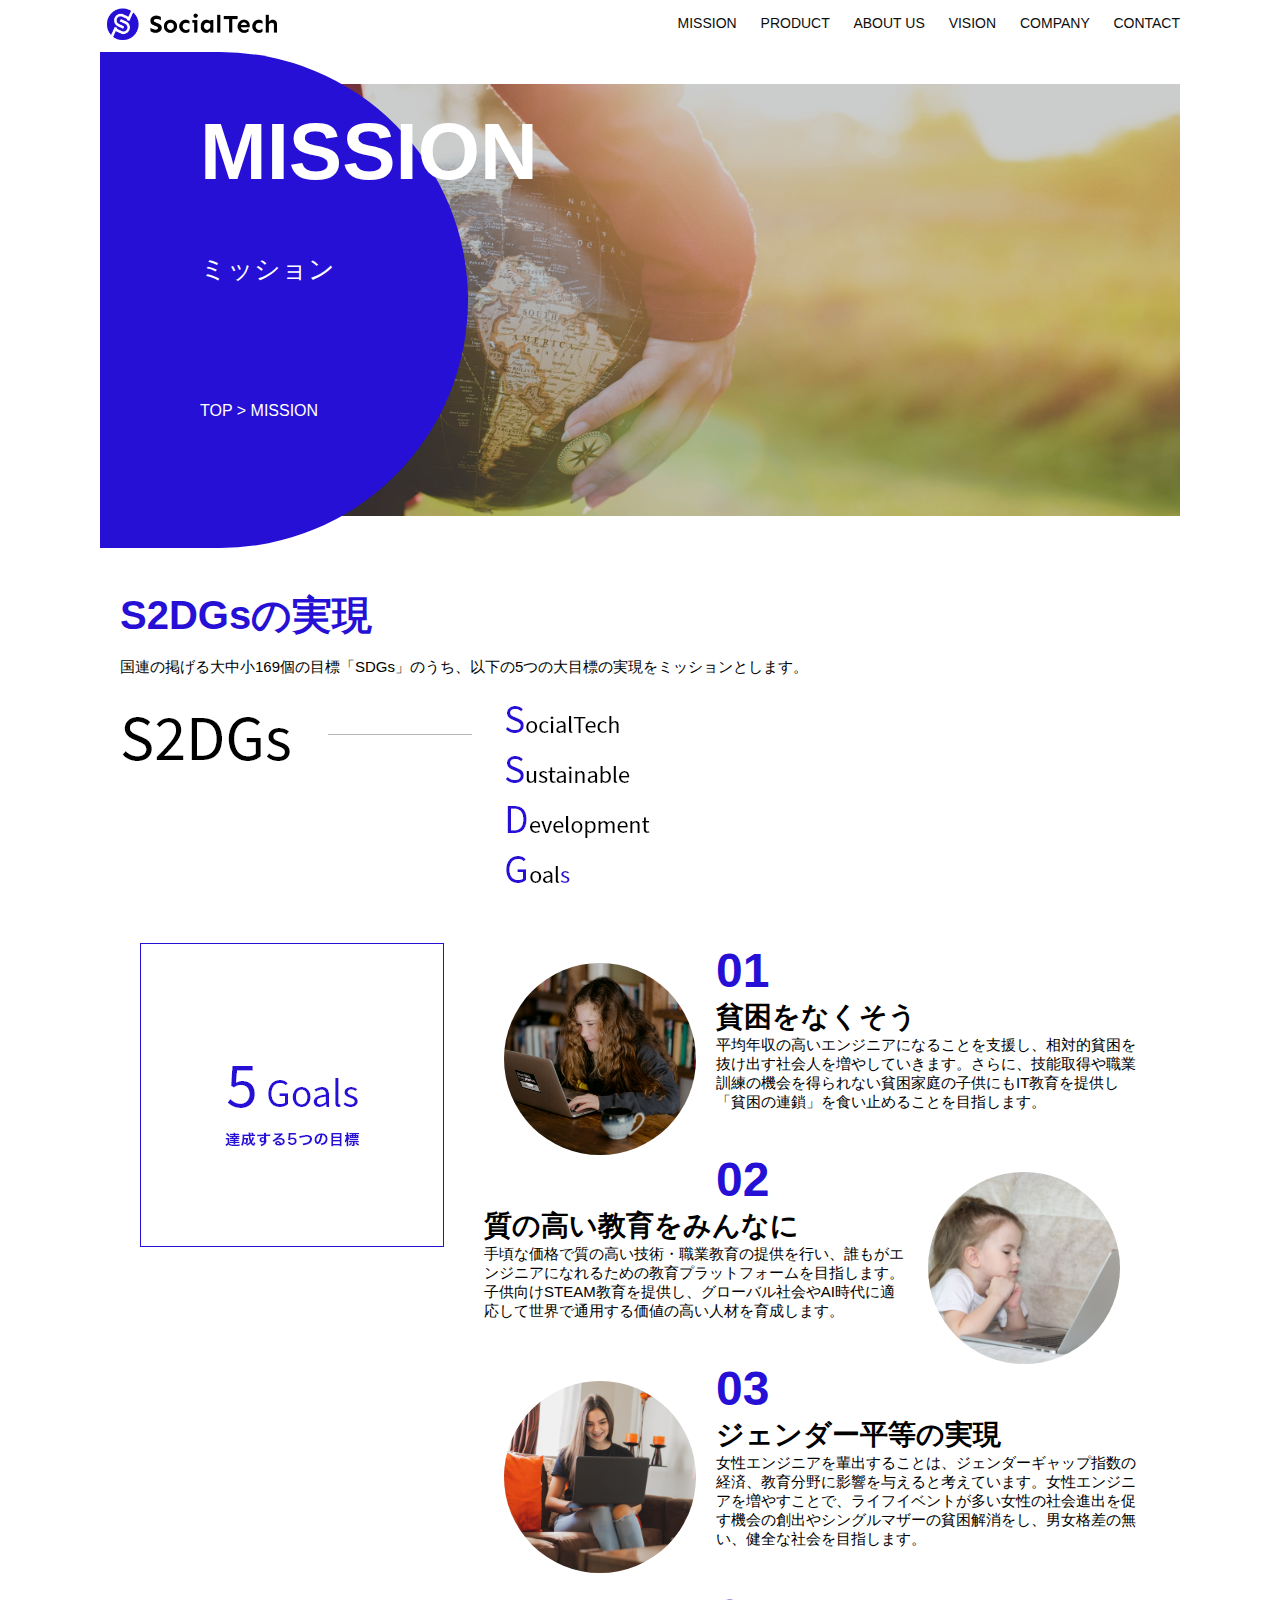
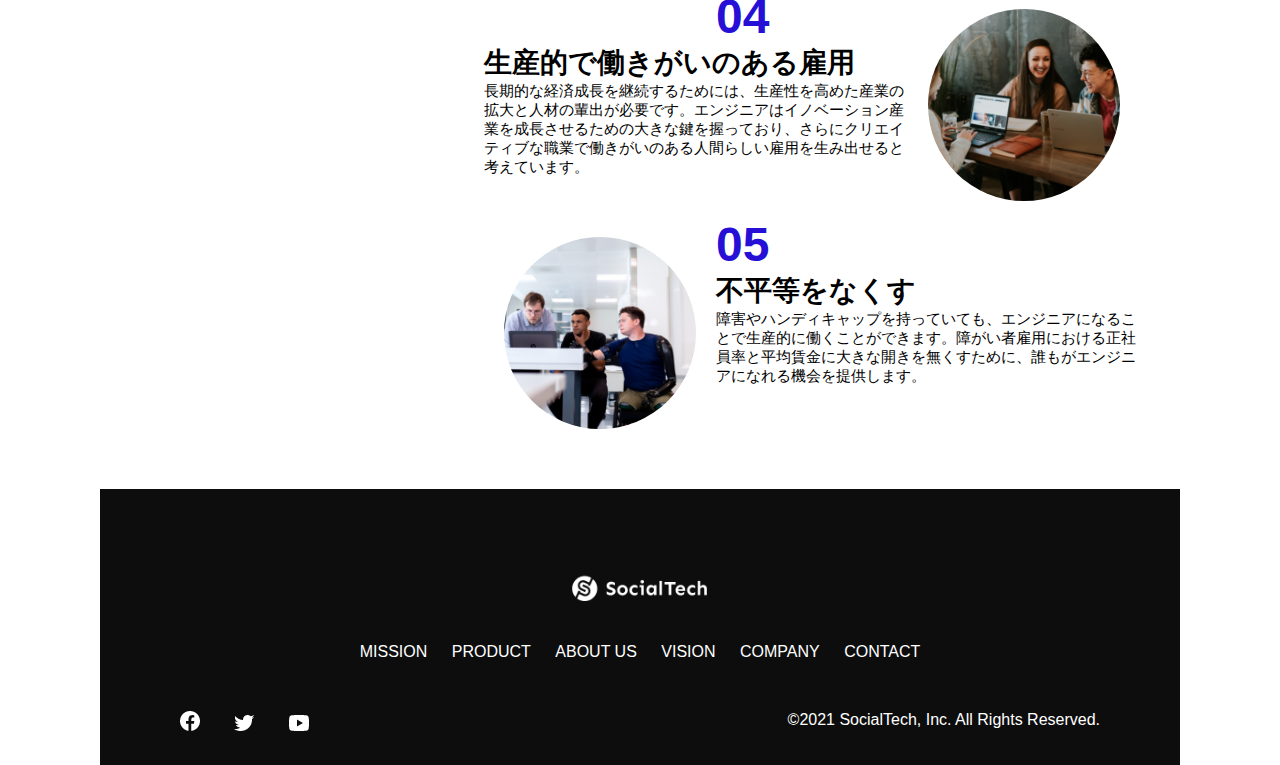
<file: kadai_005/mission.html>
<!DOCTYPE html>
<html>

<head>
    <title>SocialTech - MISSON ミッション -</title>
    <meta charset="utf-8">
    <meta name="description" content="SocialTechが目指す5つの目標（S2DGs）を紹介します">
    <meta name="viewport" content="width=device-width, initial-scale=1.0">
    <link rel="stylesheet" href="style.css">
</head>

<body>
    <!-- ヘッダー -->
    <header>
        <!-- ロゴ -->
        <a href="index.html" id="logo"><img src="images/logo.png" alt="トップページに戻る"></a>

        <!-- PC用ナビゲーション -->
        <nav id="nav-pc">
            <a href="mission.html">MISSION</a>
            <a href="product.html">PRODUCT</a>
            <a href="index.html#aboutus">ABOUT US</a>
            <a href="index.html#vision">VISION</a>
            <a href="index.html#company">COMPANY</a>
            <a href="index.html#contact">CONTACT</a>
        </nav>

        <!-- スマホ用メニューボタン -->
        <img id="menu-sp" src="images/button-menu.png" alt="ナビゲーションを開く"
            onclick="document.getElementById('nav-sp').style.display = 'block'">

        <!-- スマホ用ナビゲーション -->
        <nav id="nav-sp">
            <img id="close" src="images/button-close.png" alt="ナビゲーションを閉じる"
                onclick="document.getElementById('nav-sp').style.display = 'none'">
            <a id="logo-sp" href="index.html" onclick="document.getElementById('nav-sp').style.display = 'none'"><img
                    src="images/logo-sp.png" alt="トップページに戻る"></a>
            <a class="menu" href="mission.html"
                onclick="document.getElementById('nav-sp').style.display = 'none'">MISSION</a>
            <a class="menu" href="product.html"
                onclick="document.getElementById('nav-sp').style.display = 'none'">PRODUCT</a>
            <a class="menu" href="index.html#aboutus"
                onclick="document.getElementById('nav-sp').style.display = 'none'">ABOUT US</a>
            <a class="menu" href="index.html#vision"
                onclick="document.getElementById('nav-sp').style.display = 'none'">VISION</a>
            <a class="menu" href="index.html#company"
                onclick="document.getElementById('nav-sp').style.display = 'none'">COMPANY</a>
            <a class="menu" href="index.html#contact"
                onclick="document.getElementById('nav-sp').style.display = 'none'">CONTACT</a>
            <div id="sns">
                <a href="https://www.facebook.com/sejuku2013"><img src="images/button-facebook.png"
                        alt="Facebookのリンク"></a>
                <a href="https://twitter.com/samuraijuku"><img src="images/button-twitter.png" alt="Twitterのリンク"></a>
                <a href="https://www.youtube.com/channel/UCCFOQO5aDK0xXam4cUQXT8g"><img src="images/button-youtube.png"
                        alt="YouTubeのリンク"></a>
            </div>
        </nav>
    </header>
    <main>
        <article>
            <section id="mission-main">
                <div id="mission-title">
                    <h1>MISSION</h1>
                    <span>ミッション</span>
                    <div>TOP > MISSION</div>
                </div>
            </section>
            <section id="mission-s2dgs">
                <h2 class="mission-h2">S2DGsの実現</h2>
                <p>国連の掲げる大中小169個の目標「SDGs」のうち、以下の5つの大目標の実現をミッションとします。</p>
                <img src="images/mission/mission-s2dgs.png" alt="S2DGs">
            </section>
            <section id="mission-5goals">
                <div>
                    <img id="s2dgs-image" src="images/mission/mission-5goals.png" alt="5Goals">
                </div>
                <div>
                    <div>
                        <img class="fivegoals-image-left" src="images/mission/mission-5goals01.png" alt="PCを操作する女の子">
                        <span class="fivegoals-number">01</span>
                        <h3 class="fivegoals-h3">貧困をなくそう</h3>
                        <p class="fivegoals-p">
                            平均年収の高いエンジニアになることを支援し、相対的貧困を抜け出す社会人を増やしていきます。さらに、技能取得や職業訓練の機会を得られない貧困家庭の子供にもIT教育を提供し「貧困の連鎖」を食い止めることを目指します。
                        </p>
                    </div>
                    <div>
                        <img class="fivegoals-image-right" src="images/mission/mission-5goals02.png"
                            alt="PCを見つめる小さい女の子">
                        <span class="fivegoals-number">02</span>
                        <h3 class="fivegoals-h3">質の高い教育をみんなに</h3>
                        <p class="fivegoals-p">
                            手頃な価格で質の高い技術・職業教育の提供を行い、誰もがエンジニアになれるための教育プラットフォームを目指します。子供向けSTEAM教育を提供し、グローバル社会やAI時代に適応して世界で通用する価値の高い人材を育成します。
                        </p>
                    </div>
                    <div>
                        <img class="fivegoals-image-left" src="images/mission/mission-5goals03.png" alt="PCを操作する女性">

                        <span class="fivegoals-number">03</span>
                        <h3 class="fivegoals-h3">ジェンダー平等の実現</h3>
                        <p class="fivegoals-p">
                            女性エンジニアを輩出することは、ジェンダーギャップ指数の経済、教育分野に影響を与えると考えています。女性エンジニアを増やすことで、ライフイベントが多い女性の社会進出を促す機会の創出やシングルマザーの貧困解消をし、男女格差の無い、健全な社会を目指します。
                        </p>
                    </div>
                    <div>
                        <img class="fivegoals-image-right" src="images/mission/mission-5goals04.png" alt="笑顔で話し合う3人の男女">
                        <span class="fivegoals-number">04</span>
                        <h3 class="fivegoals-h3">生産的で働きがいのある雇用</h3>
                        <p class="fivegoals-p">
                            長期的な経済成長を継続するためには、生産性を高めた産業の拡大と人材の輩出が必要です。エンジニアはイノベーション産業を成長させるための大きな鍵を握っており、さらにクリエイティブな職業で働きがいのある人間らしい雇用を生み出せると考えています。
                        </p>
                    </div>
                    <div>
                        <img class="fivegoals-image-left" src="images/mission/mission-5goals05.png"
                            alt="障害を持つ男性が生き生きと働く様子">
                        <span class="fivegoals-number">05</span>
                        <h3 class="fivegoals-h3">不平等をなくす</h3>
                        <p class="fivegoals-p">
                            障害やハンディキャップを持っていても、エンジニアになることで生産的に働くことができます。障がい者雇用における正社員率と平均賃金に大きな開きを無くすために、誰もがエンジニアになれる機会を提供します。
                        </p>
                    </div>
                </div>
            </section>
        </article>
        <footer>
            <div id="footer-logo">
                <img src="images/logo-sp.png" alt="SocialTech">
            </div>
            <div id="footer-link">
                <a href="mission.html">MISSION</a>
                <a href="product.html">PRODUCT</a>
                <a href="index.html#aboutus">ABOUT US</a>
                <a href="index.html#vision">VISION</a>
                <a href="index.html#company">COMPANY</a>
                <a href="index.html#contact">CONTACT</a>
            </div>
            <div id="sns-footer">
                <a href="https://www.facebook.com/sejuku2013"><img src="images/button-facebook.png"
                        alt="Facebookのリンク"></a>
                <a href="https://twitter.com/samuraijuku"><img src="images/button-twitter.png" alt="Twitterのリンク"></a>
                <a href="https://www.youtube.com/channel/UCCFOQO5aDK0xXam4cUQXT8g"><img src="images/button-youtube.png"
                        alt="YouTubeのリンク"></a>
                <span id="copyright">&copy;2021 SocialTech, Inc. All Rights Reserved. </span>
            </div>
        </footer>
    </main>
</body>

</html>
</file>
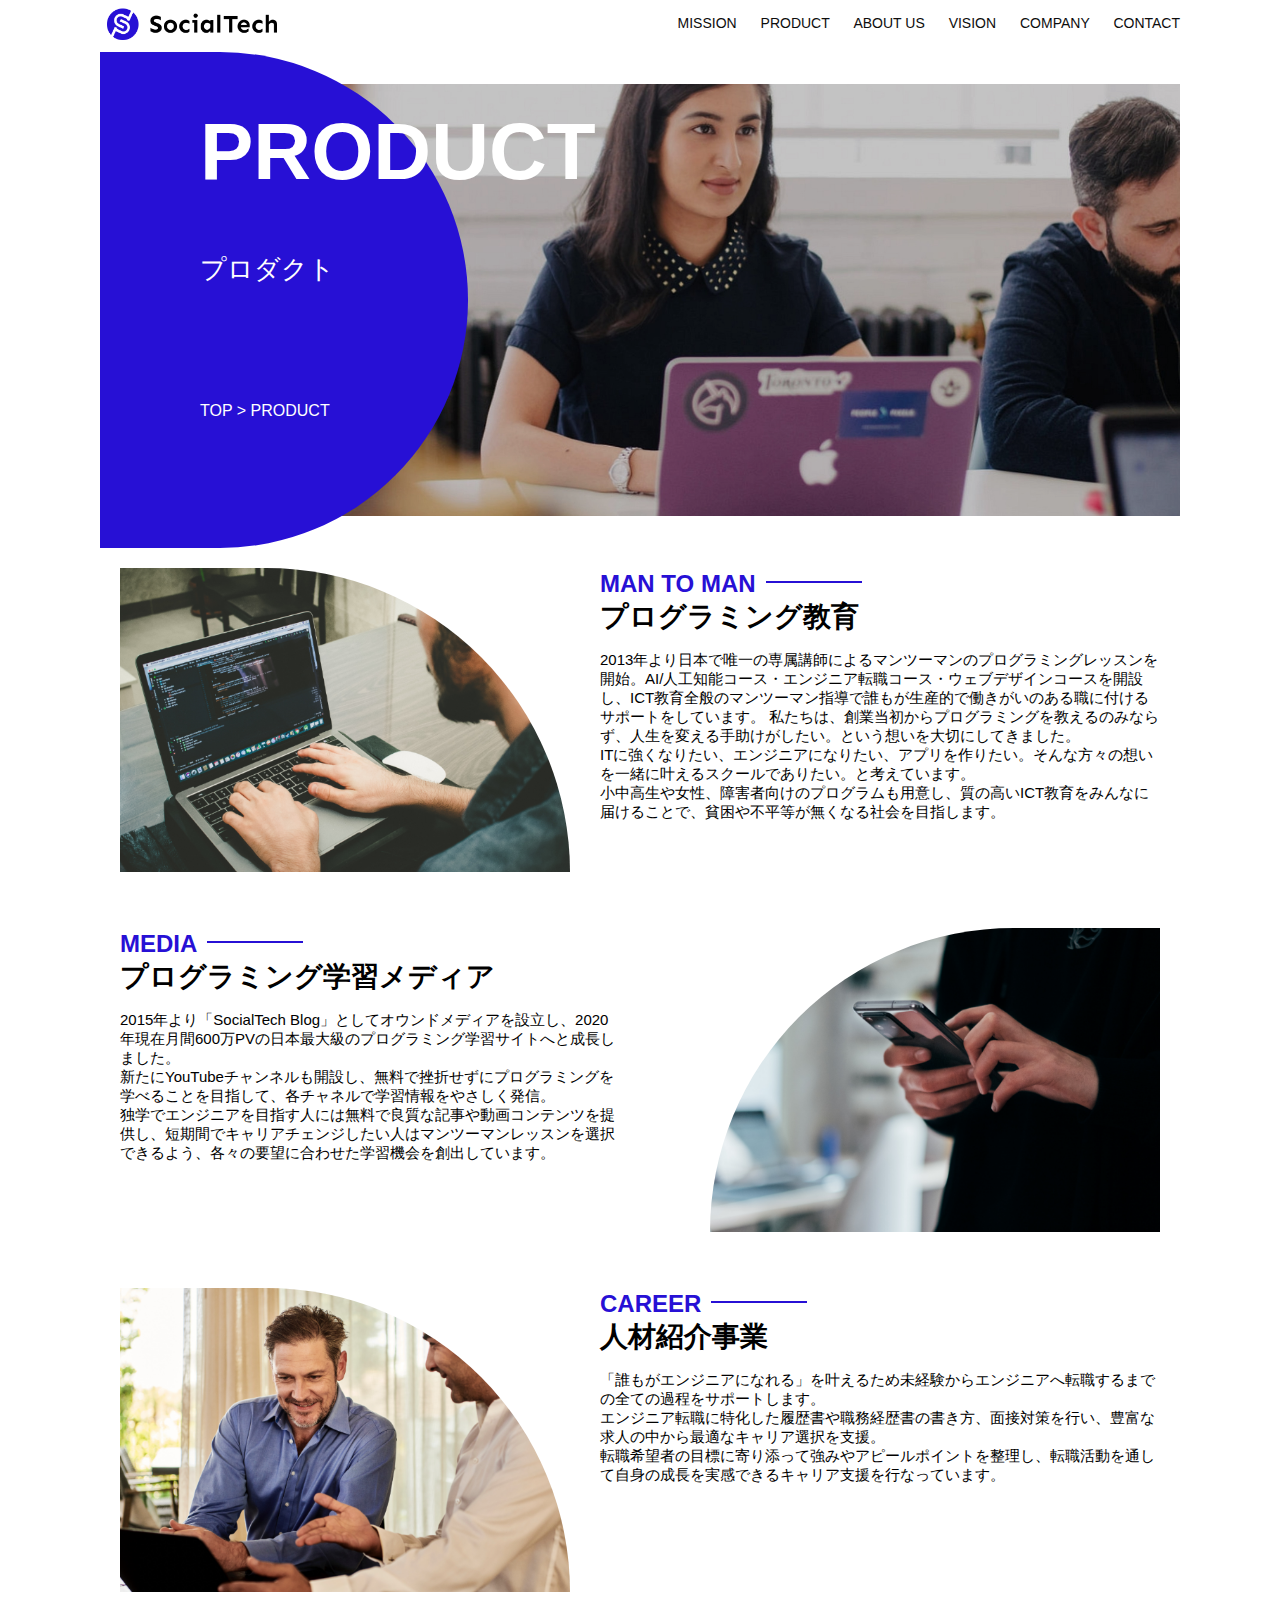
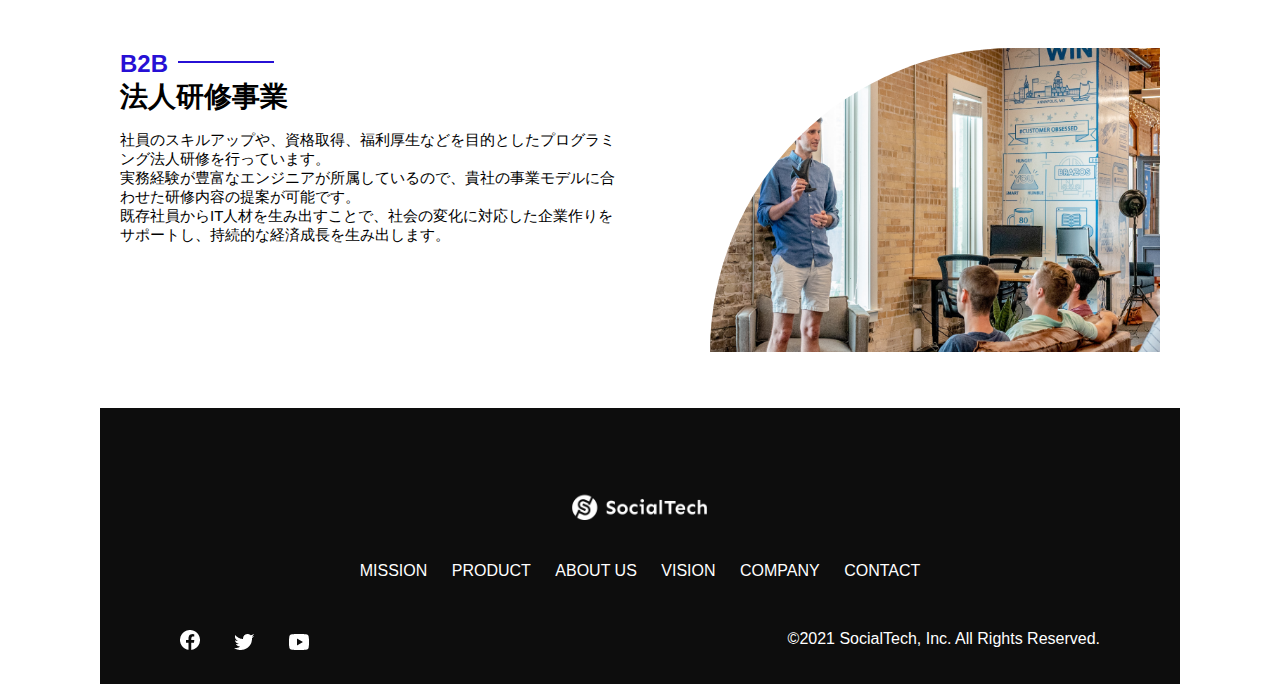
<file: kadai_005/product.html>
<!DOCTYPE html>
<html>

<head>
    <title>SocialTech -PRODUCT プロダクト- </title>
    <meta charset="utf-8">
    <meta name="description" content="SocialTechの4つのプロダクトを紹介します">
    <meta name="viewport" content="width=device-width, initial-scale=1.0">
    <link rel="stylesheet" href="style.css">
</head>

<body>
    <!-- ヘッダー -->
    <header>
        <!-- ロゴ -->
        <a href="index.html" id="logo"><img src="images/logo.png" alt="トップページに戻る"></a>

        <!-- PC用ナビゲーション -->
        <nav id="nav-pc">
            <a href="mission.html">MISSION</a>
            <a href="product.html">PRODUCT</a>
            <a href="index.html#aboutus">ABOUT US</a>
            <a href="index.html#vision">VISION</a>
            <a href="index.html#company">COMPANY</a>
            <a href="index.html#contact">CONTACT</a>
        </nav>

        <!-- スマホ用メニューボタン -->
        <img id="menu-sp" src="images/button-menu.png" alt="ナビゲーションを開く"
            onclick="document.getElementById('nav-sp').style.display = 'block'">

        <!-- スマホ用ナビゲーション -->
        <nav id="nav-sp">
            <img id="close" src="images/button-close.png" alt="ナビゲーションを閉じる"
                onclick="document.getElementById('nav-sp').style.display = 'none'">
            <a id="logo-sp" href="index.html" onclick="document.getElementById('nav-sp').style.display = 'none'"><img
                    src="images/logo-sp.png" alt="トップページに戻る"></a>
            <a class="menu" href="mission.html"
                onclick="document.getElementById('nav-sp').style.display = 'none'">MISSION</a>
            <a class="menu" href="product.html"
                onclick="document.getElementById('nav-sp').style.display = 'none'">PRODUCT</a>
            <a class="menu" href="index.html#aboutus"
                onclick="document.getElementById('nav-sp').style.display = 'none'">ABOUT US</a>
            <a class="menu" href="index.html#vision"
                onclick="document.getElementById('nav-sp').style.display = 'none'">VISION</a>
            <a class="menu" href="index.html#company"
                onclick="document.getElementById('nav-sp').style.display = 'none'">COMPANY</a>
            <a class="menu" href="index.html#contact"
                onclick="document.getElementById('nav-sp').style.display = 'none'">CONTACT</a>
            <div id="sns">
                <a href="https://www.facebook.com/sejuku2013"><img src="images/button-facebook.png"
                        alt="Facebookのリンク"></a>
                <a href="https://twitter.com/samuraijuku"><img src="images/button-twitter.png" alt="Twitterのリンク"></a>
                <a href="https://www.youtube.com/channel/UCCFOQO5aDK0xXam4cUQXT8g"><img src="images/button-youtube.png"
                        alt="YouTubeのリンク"></a>
            </div>
        </nav>
    </header>
    <main>
        <article>
            <section id="product-main">
                <div id="product-title">
                    <h1>PRODUCT</h1>
                    <span>プロダクト</span>
                    <div>TOP > PRODUCT</div>
                </div>
            </section>
            <section class="product-section1">
                <img src="images/product/product-mantoman.png" alt="PCでコードを書く男性">
                <div>
                    <h2 class="product-h2">MAN TO MAN</h2>
                    <h3 class="product-h3">プログラミング教育</h3>
                    <p>2013年より日本で唯一の専属講師によるマンツーマンのプログラミングレッスンを開始。AI/人工知能コース・エンジニア転職コース・ウェブデザインコースを開設し、ICT教育全般のマンツーマン指導で誰もが生産的で働きがいのある職に付けるサポートをしています。
                        私たちは、創業当初からプログラミングを教えるのみならず、人生を変える手助けがしたい。という想いを大切にしてきました。<br>ITに強くなりたい、エンジニアになりたい、アプリを作りたい。そんな方々の想いを一緒に叶えるスクールでありたい。と考えています。<br>小中高生や女性、障害者向けのプログラムも用意し、質の高いICT教育をみんなに届けることで、貧困や不平等が無くなる社会を目指します。
                    </p>
                </div>
            </section>
            <section class="product-section2">
                <div>
                    <h2 class="product-h2">MEDIA</h2>
                    <h3 class="product-h3">プログラミング学習メディア</h3>
                    <p>2015年より「SocialTech
                        Blog」としてオウンドメディアを設立し、2020年現在月間600万PVの日本最大級のプログラミング学習サイトへと成長しました。<br>新たにYouTubeチャンネルも開設し、無料で挫折せずにプログラミングを学べることを目指して、各チャネルで学習情報をやさしく発信。<br>独学でエンジニアを目指す人には無料で良質な記事や動画コンテンツを提供し、短期間でキャリアチェンジしたい人はマンツーマンレッスンを選択できるよう、各々の要望に合わせた学習機会を創出しています。
                    </p>
                </div>
                <img src="images/product/product-media.png" alt="スマートフォンを操作する人">
            </section>
            <section class="product-section1">
                <img src="images/product/product-career.png" alt="笑顔で話し合う2人の男性">
                <div>
                    <h2 class="product-h2">CAREER</h2>
                    <h3 class="product-h3">人材紹介事業</h3>
                    <p>「誰もがエンジニアになれる」を叶えるため未経験からエンジニアへ転職するまでの全ての過程をサポートします。<br>エンジニア転職に特化した履歴書や職務経歴書の書き方、面接対策を行い、豊富な求人の中から最適なキャリア選択を支援。<br>転職希望者の目標に寄り添って強みやアピールポイントを整理し、転職活動を通して自身の成長を実感できるキャリア支援を行なっています。<br>
                    </p>
                </div>
            </section>
            <section class="product-section2">
                <div>
                    <h2 class="product-h2">B2B</h2>
                    <h3 class="product-h3">法人研修事業</h3>
                    <p>社員のスキルアップや、資格取得、福利厚生などを目的としたプログラミング法人研修を行っています。<br>実務経験が豊富なエンジニアが所属しているので、貴社の事業モデルに合わせた研修内容の提案が可能です。<br>既存社員からIT人材を生み出すことで、社会の変化に対応した企業作りをサポートし、持続的な経済成長を生み出します。
                    </p>
                </div>
                <img src="images/product/product-b2b.png" alt="講演中の男性とそれを聴く人々">
            </section>
        </article>
        <footer>
            <div id="footer-logo">
                <img src="images/logo-sp.png" alt="SocialTech">
            </div>
            <div id="footer-link">
                <a href="mission.html">MISSION</a>
                <a href="product.html">PRODUCT</a>
                <a href="index.html#aboutus">ABOUT US</a>
                <a href="index.html#vision">VISION</a>
                <a href="index.html#company">COMPANY</a>
                <a href="index.html#contact">CONTACT</a>
            </div>
            <div id="sns-footer">
                <a href="https://www.facebook.com/sejuku2013"><img src="images/button-facebook.png"
                        alt="Facebookのリンク"></a>
                <a href="https://twitter.com/samuraijuku"><img src="images/button-twitter.png" alt="Twitterのリンク"></a>
                <a href="https://www.youtube.com/channel/UCCFOQO5aDK0xXam4cUQXT8g"><img src="images/button-youtube.png"
                        alt="YouTubeのリンク"></a>
                <span id="copyright">&copy;2021 SocialTech, Inc. All Rights Reserved. </span>
            </div>
        </footer>
    </main>
</body>

</html>
</file>
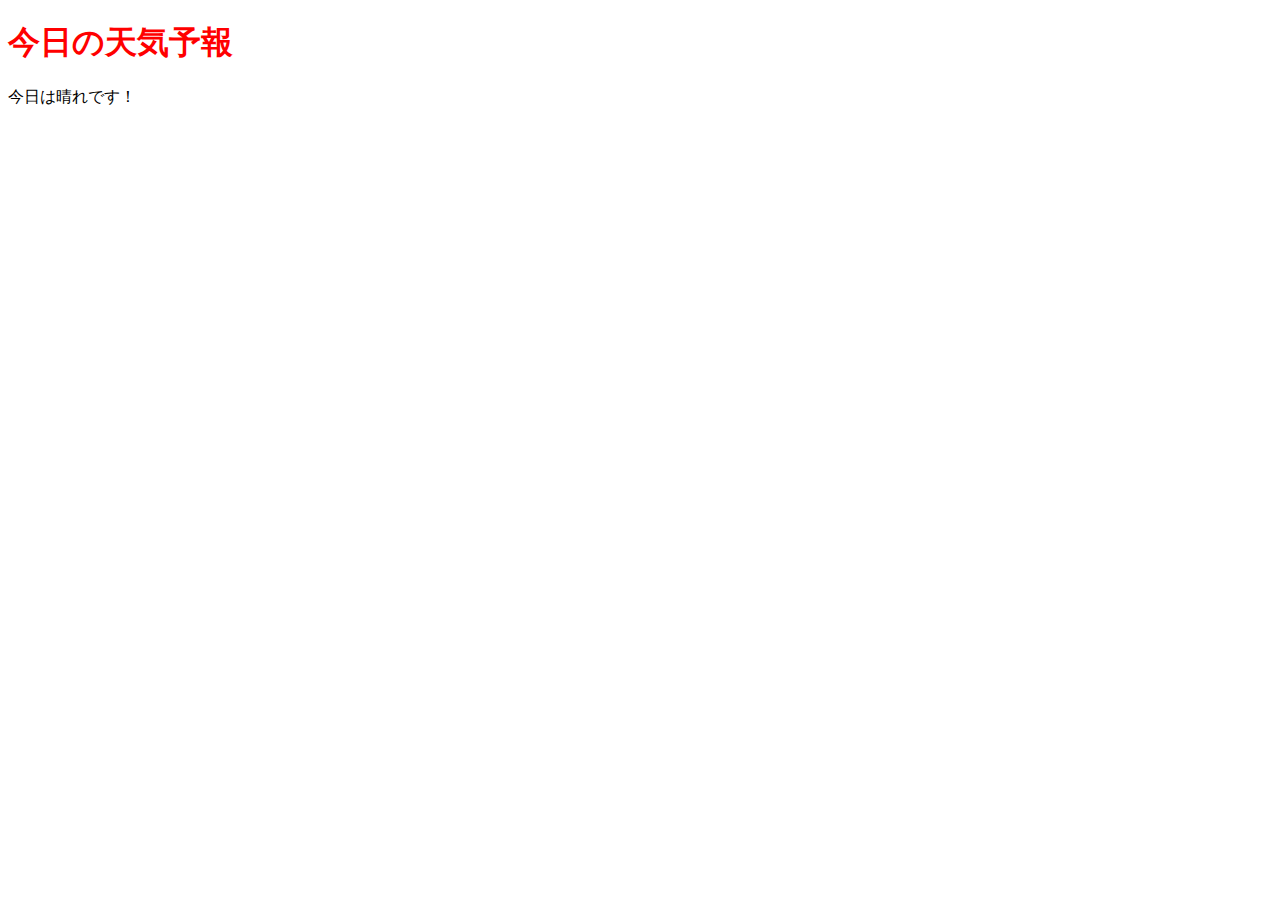
<file: kadai_006/weather.html>
<!DOCTYPE html>
<html lang="ja">
  <head>
    <meta charset="utf-8" />
    <title>jQueryの基礎を学ぼう_6章課題</title>
    <link rel="stylesheet" href="weather.css" />
  </head>
  <body>
    <h1 id="target">今日の天気予報</h1>
    <p>今日は晴れです！</p>
    <script src="https://code.jquery.com/jquery-3.6.0.min.js"></script>
    <script src="weather.js"></script>
  </body>
</html>
</file>
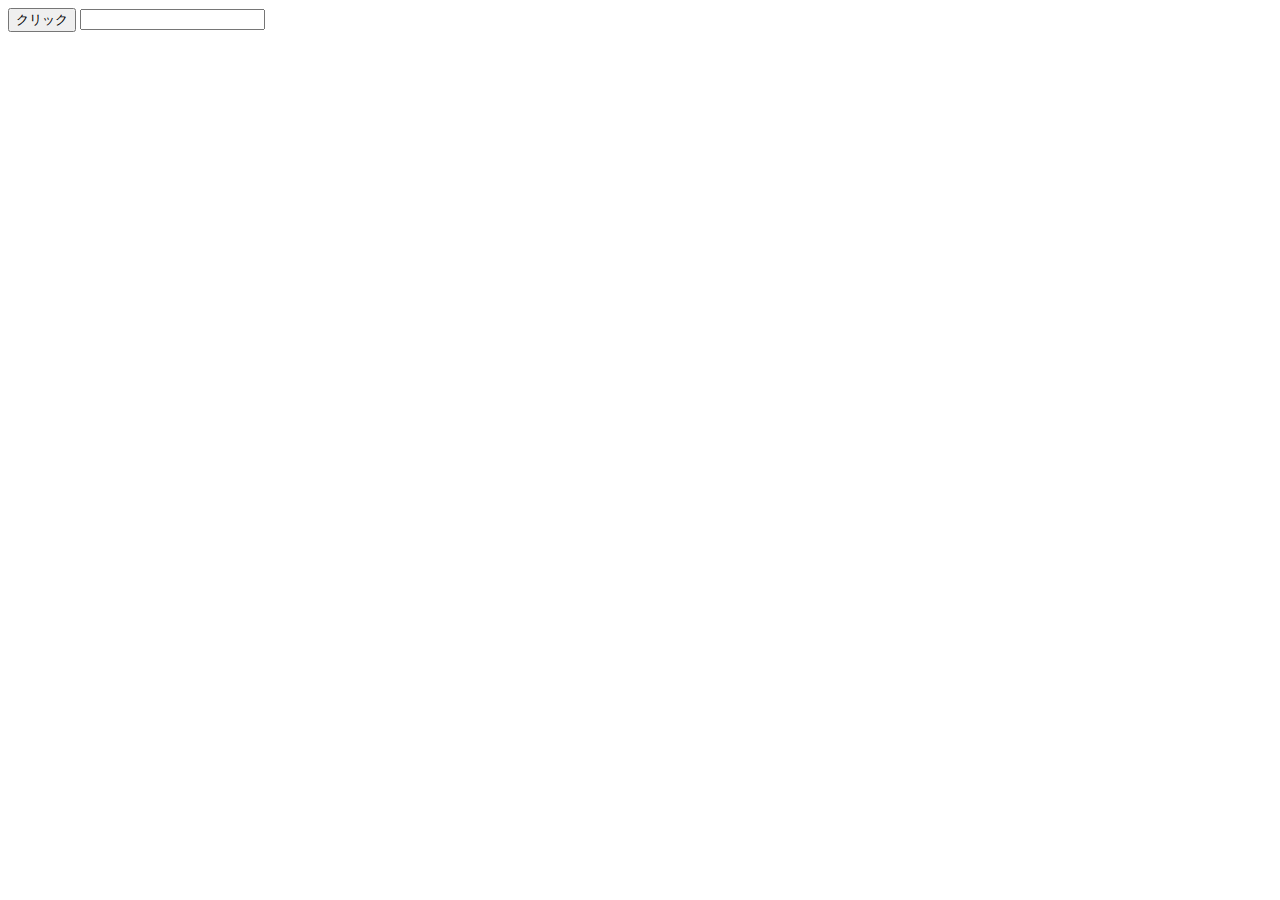
<file: kadai_008/form.html>
<!DOCTYPE html>
<html lang="ja">
  <head>
    <meta charset="UTF-8" />
    <title>jQueryの基礎を学ぼう_8章課題</title>
  </head>
  <body>
    <div>
      <button class="btn">クリック</button>
      <input type="text" class="text-box" value="" />
    </div>
    <script src="https://code.jquery.com/jquery-3.6.0.min.js"></script>
    <script src="form.js"></script>
  </body>
</html>
</file>
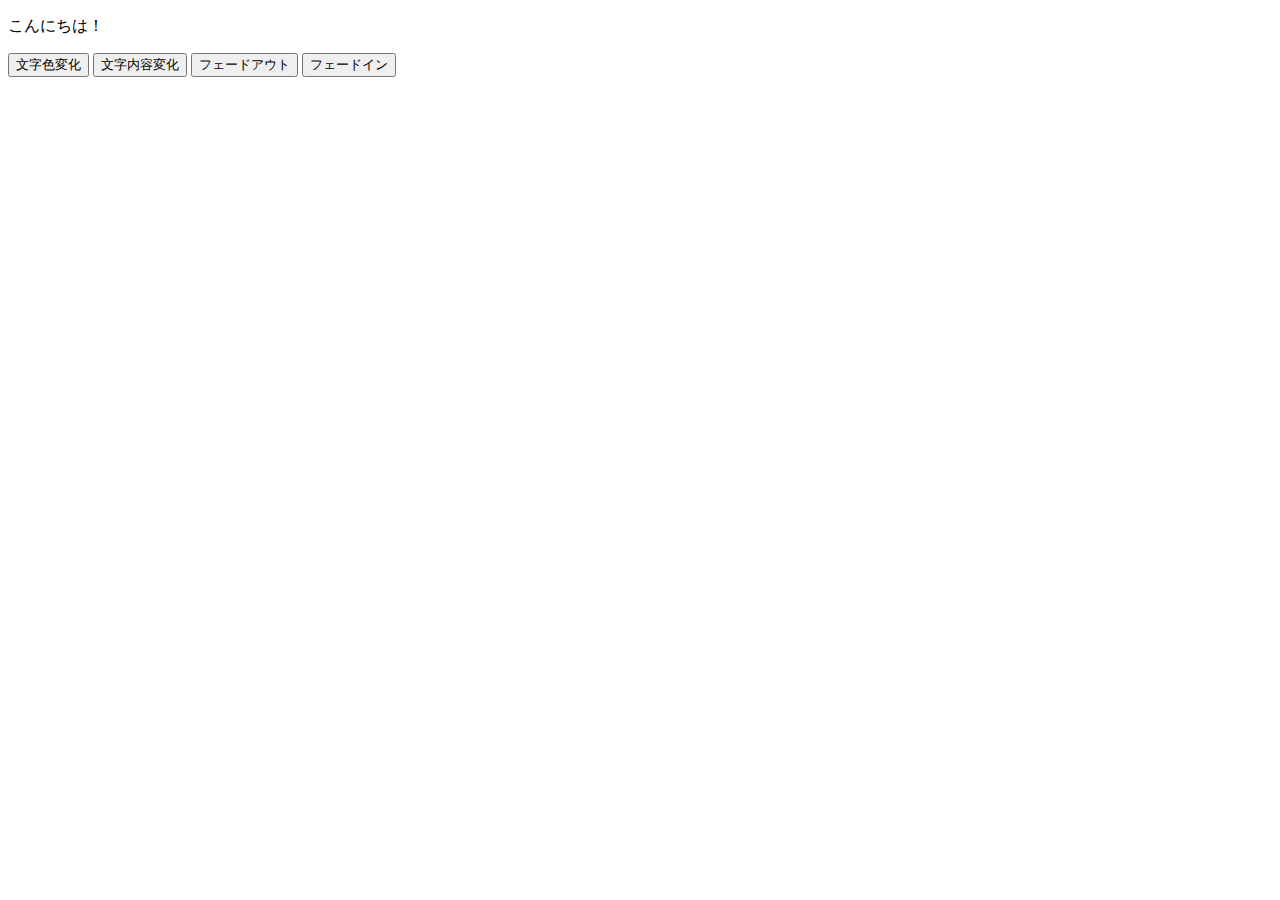
<file: kadai_010/summary.html>
<!DOCTYPE html>
<html lang="ja">
  <head>
    <meta charset="utf-8" />
    <title>jQueryの基礎を学ぼう_10章課題</title>
  </head>
  <body>
    <div>
      <p>こんにちは！</p>
      <button id="change-color">文字色変化</button>
      <button id="change-text">文字内容変化</button>
      <button id="fade-out">フェードアウト</button>
      <button id="fade-in">フェードイン</button>
    </div>
    <script src="https://code.jquery.com/jquery-3.6.0.min.js"></script>
    <script src="summary.js"></script>
  </body>
</html>
</file>
<file: kadai_005/style.css>
/* PC、スマホ共通スタイル */
body {
  font-family: "Source Sans Pro", "Hiragino Kaku Gothic ProN", Meiryo, Arial,
    sans-serif;
}

p {
  font-size: 15px;
}

.arrow-right {
  color: #2710d5;
}

#submit {
  margin-top: 50px;
}

/*================
 PC用のスタイル
=================*/
@media screen and (min-width: 768px) {
  /* PC用カルーセル設定 */
  .carousel {
    width: 885px;
    margin-left: 20px;
  }

  .carouselImg {
    width: 885px;
  }

  /* 横幅設定 */
  body {
    max-width: 1080px;
    min-width: 900px;
    margin: 0 auto 0 auto;
  }

  /* ヘッダー */
  header {
    display: flex;
    justify-content: space-between;
  }

  /* ナビゲーションのレイアウト */
  #nav-pc {
    font-size: 14px;
    padding-top: 15px;
  }

  /* ナビゲーションのリンクの装飾設定 */
  #nav-pc > a {
    text-decoration: none;
    margin-left: 20px;
  }
  #nav-pc > a:link {
    color: #0d0d0d;
  }
  #nav-pc > a:visited {
    color: #0d0d0d;
  }
  #nav-pc > a:hover {
    color: #0d0d0d;
    text-decoration: underline;
  }
  #nav-pc > a:active {
    color: #0d0d0d;
  }

  /* スマホ用ナビを非表示 */
  #nav-sp,
  #menu-sp {
    display: none;
  }

  /* メインビジュアル*/
  #main-visual {
    position: relative;
    height: 400px;
  }

  #main-message {
    position: absolute;
    top: 0;
    left: 0;
    background-color: #2710d5;
    color: #ffffff;
    border-radius: 0 0 476px 0;
    max-width: 620px;
    height: 100%;
    width: 100%;
    z-index: 11;
  }
  #main-message > h1 {
    font-size: 60px;
    font-weight: bold;
    margin: 100px 0 0 50px;
  }

  #main-message > p {
    font-size: 28px;
    margin: 0 0 0 50px;
  }
  #main-visual > img {
    max-width: 620px;
    border-radius: 476px 0 0 0;
    position: absolute;
    top: 0;
    right: 0;
    z-index: 10;
  }

  /*見出し*/
  h2 {
    margin: 40px 0 0 0;
  }

  h2::after {
    content: url("images/line.png");
    margin-left: 10px;
  }

  h3 {
    font-size: 27px;
  }

  /* ミッション */
  #mission {
    margin: 80px auto 80px auto;
    width: 100%;
  }

  #mission-flex {
    width: 100%;
    display: flex;
  }

  #mission-flex > div {
    width: 50%;
    margin: 20px;
  }

  #mission-photo {
    width: 100%;
  }

  #s2dgs {
    margin-top: 50px;
    width: 100%;
  }

  /* プロダクト */
  #product {
    background-color: #fafafa;
    margin: 80px 0 80px 0;
    padding: 10px 40px 0px 40px;
  }

  /* 外枠 */
  #product > div {
    margin-top: 40px;
    display: flex;
  }

  /* 左のカラム */
  #product-left {
    width: 50%;
    margin-right: 20px;
  }

  /* 右のカラム */
  #product-right {
    width: 50%;
    margin-left: 20px;
    margin-top: 80px;
  }

  /* 写真＋説明の枠 */
  #product-left > div {
    position: relative;
    height: 480px;
    margin-right: 20px;
  }
  #product-right > div {
    position: relative;
    height: 480px;
    margin-left: 20px;
  }

  /* 写真*/
  .product-photo {
    width: 100%;
  }

  /* 説明文の枠 */
  .product-explain {
    background-color: #ffffff;
    position: absolute;
    left: 0;
    top: 280px;
    margin: 0 40px 0 40px;
    padding: 20px;
    box-shadow: 5px 5px 10px rgba(0, 0, 0, 0.05);
  }

  /* 説明文の英語 */
  .product-explain > span {
    color: #2710d5;
    font-weight: bold;
    font-size: 16px;
    margin: 0px;
  }

  /* 説明文の見出し */
  .product-explain > h3 {
    font-size: 20px;
    margin: 5px 0 5px 0;
  }

  /* 説明文 */
  .product-explain > p {
    font-size: 14px;
    margin: 0;
  }

  /* もっと見るボタン */
  #product-more {
    margin: 0 auto -42px auto;
  }

  /* ABOUT US */
  #aboutus {
    margin: 80px auto 80px auto;
  }

  /* ３つの組織文化と写真を入れる枠 */
  #aboutus > div {
    display: flex;
  }

  /* 写真 */
  .culture-img {
    width: 100%;
    align-self: flex-start;
  }

  .culture-img2 {
    margin-top: 50px;
    width: 100%;
  }

  /* 3つの組織文化の表 */
  .culture-table {
    margin-right: 50px;
  }

  /* 番号 */
  .culture-num {
    font-size: 80px;
    color: #2710d5;
    margin: 0 20px 0 0;
  }

  /* 組織文化英語 */
  .culture-en {
    color: #2710d5;
    font-weight: bold;
    font-size: 24px;
    display: block;
  }

  /* 組織文化日本語 */
  .culture-jp {
    font-size: 28px;
    font-weight: bold;
  }

  /* 説明文 */
  .culture-description {
    margin: 0;
  }

  /* ビジョン */
  #vision {
    margin: 80px auto 80px auto;
  }

  /* セクション内の外枠*/
  #vision > div {
    width: 100%;
    display: flex;
    justify-content: space-between;
    flex-wrap: wrap;
  }

  /*7つの行動指針の枠*/
  .vision-box {
    width: 300px;
    height: 300px;
    margin-bottom: 30px;
    position: relative;
  }

  .vision-box > img {
    width: 100%;
    height: auto;
    position: absolute;
    top: 0;
    left: 0;
    z-index: 30;
  }

  .vision-box > span {
    position: absolute;
    top: 0;
    left: 0;
    z-index: 31;
    margin-right: 20px;
  }

  .vision-box > span > h4 {
    color: #2710d5;
    font-size: 19px;
    margin: 80px 0 0 0;
  }

  .vision-box > span > h4::first-letter {
    font-size: 40px;
  }

  .vision-box > span > h5 {
    font-size: 20px;
    margin: 0 0 0 0;
  }

  .vision-box > span > p {
    margin: 10px 0 0 0;
  }

  /*会社概要*/
  #company {
    margin: 80px auto 80px auto;
  }

  #company-table {
    width: 100%;
  }

  .tableheader {
    text-align: left;
    padding: 20px;
    border-bottom-color: #2710d5;
    border-bottom-width: 1px;
    border-bottom-style: solid;
    width: 100px;
  }

  .tableheader-first {
    text-align: left;
    padding: 20px;
    border-bottom-color: #2710d5;
    border-bottom-width: 1px;
    border-bottom-style: solid;
    border-top-color: #2710d5;
    border-top-width: 1px;
    border-top-style: solid;
    width: 100px;
  }

  .cell {
    padding: 30px;
    border-bottom-color: #ececec;
    border-bottom-width: 1px;
    border-bottom-style: solid;
  }
  .cell-first {
    padding: 30px;
    border-bottom-color: #ececec;
    border-bottom-width: 1px;
    border-bottom-style: solid;
    border-top-color: #ececec;
    border-top-width: 1px;
    border-top-style: solid;
  }

  #company > iframe {
    width: 100%;
    height: 368px;
    margin-top: 40px;
  }

  /* お問い合わせ */
  #contact {
    margin: 80px auto 80px auto;
  }

  /* 外枠 */
  #contact > form > div {
    display: flex;
    flex-direction: row;
    flex-wrap: wrap;
    padding-bottom: 30px;
  }

  /* 左列　見出し */
  .contact-heading {
    width: 240px;
    align-self: center;
  }
  /* 見出しのラベル */
  .contact-label {
    font-weight: bold;
  }
  /* 必須 */
  .contact-span {
    color: #ce2222;
    margin: 0 0 0 20px;
    font-weight: bold;
  }
  /* テキストボックス */
  .contact-textbox {
    border-top: 0px;
    border-left: 0px;
    border-right: 0px;
    border-bottom-width: 1px;
    border-bottom-color: #707070;
    border-style: solid;
    background-color: #fafafa;
    height: 56px;
    width: 400px;
  }

  /* お問い合わせ内容のテキストエリア */
  .contact-textarea {
    border-top: 0px;
    border-left: 0px;
    border-right: 0px;
    border-bottom-width: 1px;
    border-bottom-color: #707070;
    background-color: #fafafa;
    width: 400px;
    height: 200px;
  }

  /* 個人情報の取り扱い */
  details {
    width: 700px;
  }
  details > div {
    background-color: #fafafa;
    padding: 20px;
  }

  details > div > span {
    font-weight: bold;
  }

  /* フッター */
  footer {
    background-color: #0d0d0d;
    text-align: center;
    padding: 80px 80px 30px 80px;
  }

  #footer-logo {
    margin-bottom: 30px;
  }

  #footer-link {
    margin-bottom: 50px;
  }
  #footer-link > a {
    text-decoration: none;
    margin: 10px;
  }
  #footer-link > a:link {
    color: #ffffff;
  }
  #footer-link > a:visited {
    color: #ffffff;
  }
  #footer-link > a:hover {
    color: #ffffff;
    text-decoration: underline;
  }
  #footer-link > a:active {
    color: #ffffff;
  }

  #sns-footer {
    text-align: left;
    width: 100%;
  }
  #sns-footer > a {
    margin-right: 30px;
  }

  #copyright {
    color: #ffffff;
    float: right;
  }

  /* mission.html用スタイル */
  /* ミッションのメインビジュアル */
  #mission-main {
    height: 496px;
    width: 100%;
    background-image: url("images/mission/mission-main.png");
    background-repeat: no-repeat;
    background-position-y: center;
  }

  #mission-title {
    background-color: #2710d5;
    width: 368px;
    color: #ffffff;
    height: 496px;
    border-radius: 0 248px 248px 0;
    position: relative;
  }
  #mission-title > h1 {
    position: absolute;
    top: 0;
    left: 100px;
    font-size: 80px;
  }

  #mission-title > span {
    position: absolute;
    top: 200px;
    left: 100px;
    font-size: 26px;
  }

  #mission-title > div {
    position: absolute;
    top: 350px;
    left: 100px;
    font-size: 16px;
  }

  #mission-s2dgs {
    width: 100%;
    margin: 20px;
  }

  .mission-h2 {
    color: #2710d5;
    font-size: 40px;
  }

  .mission-h2::after {
    content: none;
  }

  #mission-5goals {
    margin: 20px;
    display: flex;
  }
  #mission-5goals > div {
    flex-grow: 1;
    padding: 20px;
  }

  #mission-5goals > div > div {
    margin-bottom: 40px;
  }

  .fivegoals-image-right {
    float: right;
    margin: 20px;
  }

  .fivegoals-image-left {
    float: left;
    margin: 20px;
  }

  .fivegoals-number {
    color: #2710d5;
    font-size: 48px;
    font-weight: bold;
    margin: 0;
  }

  .fivegoals-h3 {
    font-size: 28px;
    margin: 0;
  }
  .fivegoals-p {
    margin: 0;
  }

  /* プロダクトページ */
  #product-main {
    height: 496px;
    width: 100%;
    background-image: url("images/product/product-main.png");
    background-repeat: no-repeat;
    background-position-y: center;
  }

  #product-title {
    background-color: #2710d5;
    width: 368px;
    color: #ffffff;
    height: 496px;
    border-radius: 0 248px 248px 0;
    position: relative;
  }
  #product-title > h1 {
    position: absolute;
    top: 0;
    left: 100px;
    font-size: 80px;
  }

  #product-title > span {
    position: absolute;
    top: 200px;
    left: 100px;
    font-size: 26px;
  }

  #product-title > div {
    position: absolute;
    top: 350px;
    left: 100px;
    font-size: 16px;
  }

  /* セクション1 */
  .product-section1 {
    position: relative;
    margin: 20px;
    height: 340px;
  }

  .product-section1 > img {
    position: absolute;
    top: 0;
    left: 0;
    width: 450px;
    margin: 0 40px 30px 0;
    border-radius: 0 432px 0 0;
  }

  .product-section1 > div {
    position: absolute;
    top: 0;
    left: 480px;
  }

  /*セクション２*/

  .product-section2 {
    position: relative;
    margin: 20px;
    height: 340px;
  }

  .product-section2 > img {
    position: absolute;
    top: 0;
    right: 0;
    width: 450px;
    margin: 0 0 30px 40px;
    border-radius: 432px 0 0 0;
  }

  .product-section2 > div {
    width: 500px;
    position: absolute;
    top: 0;
    left: 0;
  }

  .product-h2 {
    color: #2710d5;
    font-size: 24px;
    margin: 0;
  }

  .product-h3 {
    font-size: 28px;
    margin: 0;
  }
}

/*====================
 スマートフォン用のスタイル
=====================*/
@media screen and (max-width: 767px) {
  /* スマホ用カルーセル設定 */
  .carousel {
    width: 375px;
    margin: 0 auto;
  }

  .carouselImg {
    width: 375px;
  }

  body {
    min-width: 375px;
    margin: 0;
  }

  /* PC用ナビゲーション非表示 */
  #nav-pc {
    display: none;
  }

  /* ハンバーガーメニュー */
  #menu-sp {
    position: absolute;
    top: 0;
    right: 0;
  }

  /* スマホ用ナビゲーションの表示切替*/
  /* 初期状態、レイアウトと非表示設定 */
  #nav-sp {
    background-color: #2710d5;
    position: absolute;
    left: 0;
    top: 0;
    height: 100%;
    width: 100%;
    display: none;
    z-index: 100;
  }

  /* ×ボタン */
  #close {
    position: absolute;
    top: 20px;
    right: 20px;
  }

  /* ナビゲーションメニュー用ロゴ */
  #logo-sp {
    margin: 80px 0 30px 20px;
  }

  /* ナビゲーションのリンクの装飾設定 */
  #nav-sp > a {
    display: block;
  }

  #nav-sp > a:link {
    color: #ffffff;
  }
  #nav-sp > a:visited {
    color: #ffffff;
  }
  #nav-sp > a:hover {
    color: #ffffff;
    text-decoration: underline;
  }
  #nav-sp > a:active {
    color: #ffffff;
  }

  #nav-sp > .menu {
    text-decoration: none;
    display: block;
    margin: 0 20px 0 20px;
    height: 44px;
    font-size: 16px;
    background-image: url("images/arrow.png");
    background-repeat: no-repeat;
    background-position: right top;
  }

  #sns {
    position: absolute;
    bottom: 20px;
    left: 20px;
  }
  #sns > a {
    margin-right: 30px;
  }

  /* メインビジュアル */
  #main-visual {
    position: relative;
    height: 470px;
    width: 100%;
    overflow: hidden;
  }
  #main-visual > div {
    position: absolute;
    top: 0;
    left: 0;
    background-color: #2710d5;
    color: white;
    border-radius: 0 0 476px 0;
    text-align: center;
    height: 280px;
    width: 100%;
    z-index: 11;
  }
  #main-visual > div > h1 {
    font-size: 28px;
    margin: 90px 0 0 0;
  }

  #main-visual > div > p {
    margin: 0;
  }

  #main-visual > img {
    width: 100%;
    border-radius: 476px 0 0 0;

    z-index: 10;
    position: absolute;
    bottom: 0;
    right: 0;
  }

  /*見出し*/
  h2::after {
    content: url("images/line.png");
    margin-left: 10px;
  }

  h3 {
    font-size: 24px;
    margin: 10px 0 0 0;
  }

  /* ミッション */
  #mission {
    margin: 20px;
  }

  #mission-photo {
    width: 100%;
  }

  #s2dgs {
    width: 100%;
  }

  /* プロダクト */
  #product {
    background-color: #fafafa;
    padding-top: 10px;
  }

  #product h2 {
    margin-left: 20px;
  }
  /* 外枠 */
  /* 左右のカラム　スマホでは縦並び */
  #product-left,
  #product-right {
    margin-right: 20px;
    margin-left: 20px;
  }

  /* 写真＋説明の枠 */
  #product-left > div,
  #product-right > div {
    position: relative;
    height: 540px;
  }

  /* 説明文の枠 */
  .product-explain {
    background-color: #ffffff;
    position: absolute;
    left: 0;
    bottom: 50px;
    padding: 20px;
    box-shadow: 5px 5px 10px rgba(0, 0, 0, 0.05);
  }

  .product-explain > span {
    color: #2710d5;
    font-weight: bold;
    font-size: 16px;
    margin: 0px;
  }

  .product-explain > h3 {
    margin: 10px 0 10px 0;
  }

  /* 写真*/
  .product-photo {
    width: 100%;
  }

  #product-more > img {
    margin: 0 0 -42px 20px;
  }

  /* ABOUT US */
  #aboutus {
    margin: 80px 20px 80px 20px;
  }

  #aboutus > div {
    display: flex;
    flex-direction: column;
  }

  .culture-table {
    width: 100%;
    padding-right: 20px;
    order: 2;
  }

  .culture-img {
    width: 100%;
    order: 1;
  }

  .culture-img2 {
    width: 100%;
  }
  .culture-num {
    font-size: 80px;
    color: #2710d5;
  }

  .culture-en {
    color: #2710d5;
    font-weight: bold;
    font-size: 24px;
    display: block;
  }

  .culture-jp {
    display: block;
  }

  .culture-description {
    margin: 0;
  }

  /* ビジョン */
  #vision {
    margin: 80px 20px 80px 20px;
  }

  .vision-box {
    width: 300px;
    height: 300px;
    margin-bottom: 30px;
    position: relative;
  }

  .vision-box > img {
    width: 100%;
    height: auto;
    position: absolute;
    top: 0;
    left: 0;
    z-index: 30;
  }

  .vision-box > span {
    position: absolute;
    top: 0;
    left: 0;
    z-index: 31;
    margin-right: 20px;
  }

  .vision-box > span > h4 {
    color: #2710d5;
    font-size: 19px;
    margin: 60px 0 0 0;
  }

  .vision-box > span > h5 {
    font-size: 20px;
    margin: 0 0 0 0;
  }
  .vision-box > span > p {
    margin: 10px 0 0 0;
  }

  /*会社概要*/
  #company {
    margin: 0 20px 0 20px;
  }

  #company > h3 {
    margin-bottom: 20px;
  }

  #company-table {
    width: 100%;
  }

  .tableheader-first {
    text-align: left;
    padding: 20px;
    border-bottom-color: #2710d5;
    border-bottom-width: 1px;
    border-bottom-style: solid;
    border-top-color: #2710d5;
    border-top-width: 1px;
    border-top-style: solid;
    width: 50px;
  }
  .tableheader {
    text-align: left;
    padding: 20px;
    border-bottom-color: #2710d5;
    border-bottom-width: 1px;
    border-bottom-style: solid;
    width: 50px;
  }

  .cell-first {
    padding: 20px;
    border-bottom-color: #ececec;
    border-bottom-width: 1px;
    border-bottom-style: solid;
    border-top-color: #ececec;
    border-top-width: 1px;
    border-top-style: solid;
  }
  .cell {
    padding: 20px;
    border-bottom-color: #ececec;
    border-bottom-width: 1px;
    border-bottom-style: solid;
  }

  #company > iframe {
    width: 100%;
    height: 240px;
    margin: 40px 0 0 0;
  }

  /* お問い合わせ */
  #contact {
    margin: 80px 20px 80px 20px;
  }

  #contact > h3 {
    margin-bottom: 20px;
  }

  #contact > form > div {
    margin-bottom: 20px;
  }

  .contact-heading {
    margin-bottom: 20px;
  }

  /* ラベル */
  .contact-label {
    font-weight: bold;
  }

  /* 必須 */
  .contact-span {
    color: #ce2222;
    margin: 0 0 0 20px;
    font-weight: bold;
  }

  .contact-textbox {
    height: 56px;
    border-top: 0px;
    border-left: 0px;
    border-right: 0px;
    background-color: #fafafa;
    border-bottom-width: 1px;
    border-bottom-color: #707070;
    border-style: solid;
    min-width: 300px;
    width: 100%;
  }

  .contact-textarea {
    height: 150px;
    border-top: 0px;
    border-left: 0px;
    border-right: 0px;
    background-color: #fafafa;
    width: 100%;
  }

  .radiobutton {
    margin-bottom: 20px;
  }

  /* .radiobutton + label::after {
        content: "\A";
        white-space: pre;
    } */

  /* フッター */
  footer {
    background-color: #0d0d0d;
    padding: 30px 20px 50px 20px;
  }

  #footer-logo {
    margin-bottom: 30px;
  }

  #footer-link {
    margin-bottom: 50px;
  }
  #footer-link > a {
    text-decoration: none;
    margin: 0 20px 30px 0;
    display: block;

    background-image: url("images/arrow.png");
    background-repeat: no-repeat;
    background-position: right top;
  }
  #footer-link > a:link {
    color: #ffffff;
  }
  #footer-link > a:visited {
    color: #ffffff;
  }
  #footer-link > a:hover {
    color: #ffffff;
    text-decoration: underline;
  }
  #footer-link > a:active {
    color: #ffffff;
  }

  #sns-footer > a {
    margin-right: 30px;
  }
  #copyright {
    font-size: 12px;
    display: block;
    margin-top: 30px;
    color: #ffffff;
  }

  /* mission.html用スタイル */
  /* ミッションのメインビジュアル */
  #mission-main {
    height: 256px;
    width: 100%;
    background-image: url("images/mission/mission-main.png");
    background-repeat: no-repeat;
    background-position-y: center;
    background-size: auto 208px;
  }

  #mission-title {
    background-color: #2710d5;
    width: 136px;
    color: #ffffff;
    height: 256px;
    border-radius: 0 248px 248px 0;
    position: relative;
  }
  #mission-title > h1 {
    position: absolute;
    top: 0;
    left: 20px;
    font-size: 40px;
  }

  #mission-title > span {
    position: absolute;
    top: 110px;
    left: 20px;
    font-size: 18px;
  }

  #mission-title > div {
    position: absolute;
    top: 180px;
    left: 20px;
    font-size: 13px;
  }
  /* ミッションページ　S2DGSの設定 */
  #mission-s2dgs {
    margin: 20px;
  }

  .mission-h2 {
    color: #2710d5;
    font-size: 38px;
    margin: 0px;
  }

  .mission-h2::after {
    content: none;
  }

  #mission-s2dgs > img {
    width: 100%;
  }

  #section-s2dgs > img {
    width: 100%;
  }

  /* ミッションページ　5つのゴールの設定 */
  #mission-5goals {
    margin: 20px;
  }

  #mission-5goals > div > div {
    margin-bottom: 40px;
  }

  #s2dgs-image {
    width: 100%;
  }
  .fivegoals-image-right {
    margin: 20px auto 20px auto;
    display: block;
  }

  .fivegoals-image-left {
    margin: 20px auto 20px auto;
    display: block;
  }

  .fivegoals-number {
    color: #2710d5;
    font-size: 48px;
    margin: 0;
  }

  .fivegoals-h3 {
    font-size: 28px;
    margin: 0;
  }
  .fivegoals-p {
    margin: 0;
  }

  /* プロダクトページ */

  #product-main {
    height: 256px;
    width: 100%;
    background-image: url("images/product/product-main.png");
    background-repeat: no-repeat;
    background-position-y: center;
    background-size: auto 208px;
  }

  #product-title {
    background-color: #2710d5;
    width: 136px;
    color: #ffffff;
    height: 256px;
    border-radius: 0 248px 248px 0;
    position: relative;
  }
  #product-title > h1 {
    position: absolute;
    top: 0;
    left: 20px;
    font-size: 40px;
  }

  #product-title > span {
    position: absolute;
    top: 110px;
    left: 20px;
    font-size: 18px;
  }

  #product-title > div {
    position: absolute;
    top: 180px;
    left: 20px;
    font-size: 13px;
  }

  .product-section1 {
    margin: 20px;
  }

  .product-section1 > img {
    width: 100%;
    border-radius: 0 300px 0 0;
  }

  .product-section1 > div {
  }

  .product-section2 {
    margin: 20px;

    display: flex;
    flex-direction: column;
  }

  .product-section2 > img {
    order: 1;
    width: 100%;
    border-radius: 300px 0 0 0;
  }

  .product-section2 > div {
    order: 2;
  }

  .product-h2 {
    color: #2710d5;
    font-size: 24px;
    /* width: 250px; */
    margin: 0;
  }

  .product-h3 {
    font-size: 28px;
    margin: 0;
  }
}
</file>
<file: kadai_006/weather.css>
.heading {
  color: #ff0000;
}
</file>
